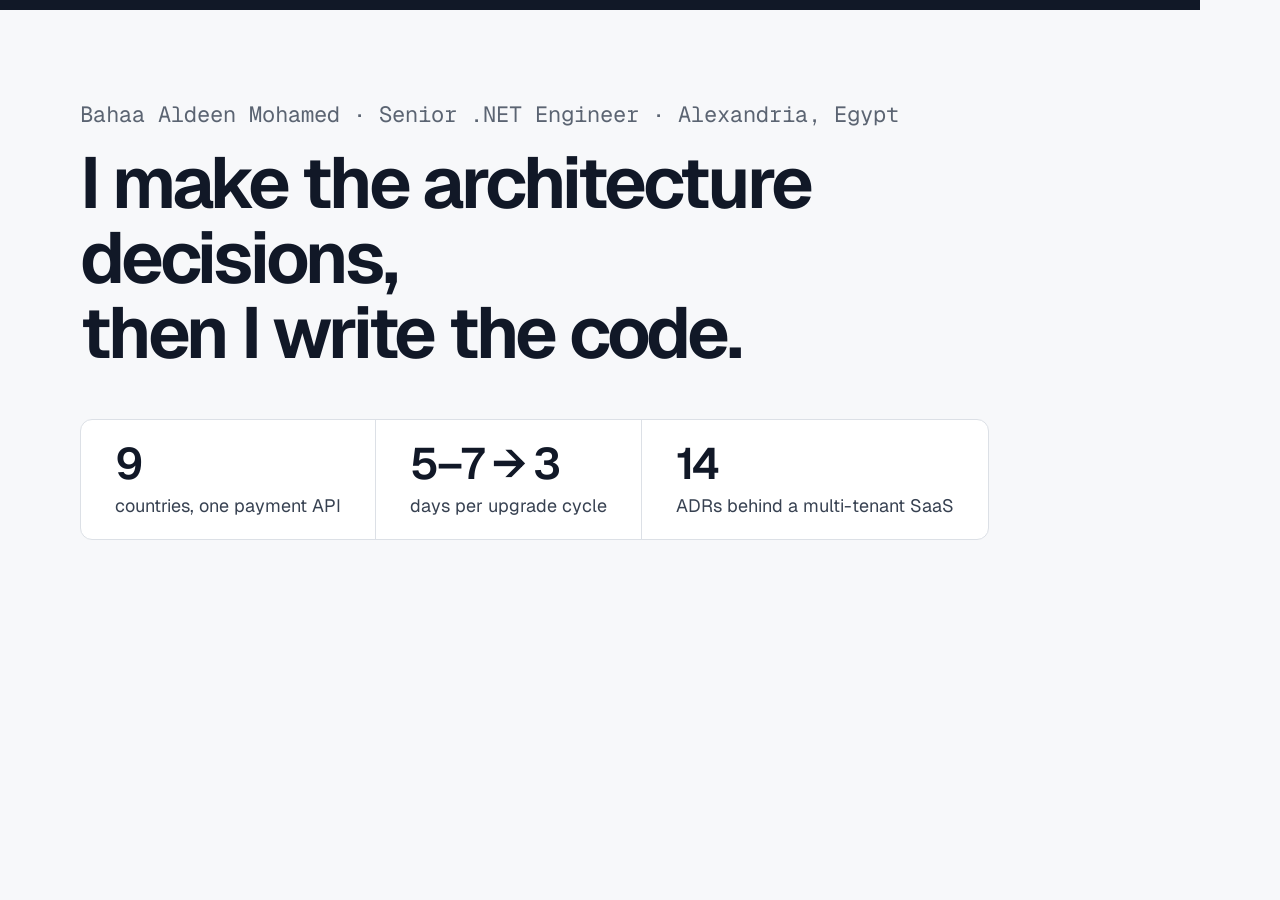
<file: src/Cv.Web/wwwroot/og.html>
<!DOCTYPE html>
<html lang="en">

<head>
    <meta charset="utf-8" />
    <title>Link preview source</title>
    <!--
        Source for og-preview.png, captured at exactly 1200x630 by
        _tools/make_og_image.py. A plain static page rather than a screenshot of the
        app, so the composition is deliberate. Not routed by the app; nothing links
        to it. Spec Sheet world (2026-10-04): the previous card said "Sole engineer,
        end to end", which is the framing the site no longer leads with.
    -->
    <link rel="stylesheet" href="https://fonts.googleapis.com/css2?family=Geist:wght@400..700&family=Geist+Mono:wght@400..500&display=swap" />
    <style>
        * { box-sizing: border-box; margin: 0; padding: 0; }

        body {
            width: 1200px;
            height: 630px;
            display: flex;
            flex-direction: column;
            justify-content: center;
            padding: 0 80px;
            font-family: "Geist", "Segoe UI", Arial, sans-serif;
            color: #111827;
            background: #f7f8fa;
            overflow: hidden;
            border-top: 10px solid #111827;
        }

        .who {
            font-family: "Geist Mono", Consolas, monospace;
            font-size: 22px;
            color: #5b6472;
        }

        h1 {
            margin-top: 18px;
            font-size: 72px;
            font-weight: 650;
            line-height: 1.04;
            letter-spacing: -.045em;
        }

        h1 span { color: #111827; }

        .facts {
            display: flex;
            margin-top: 48px;
            border: 1px solid #dce0e6;
            border-radius: 12px;
            background: #fff;
            width: fit-content;
        }

        .fact { padding: 22px 34px; border-right: 1px solid #dce0e6; }
        .fact:last-child { border-right: 0; }

        .fact__value {
            font-size: 44px;
            font-weight: 600;
            letter-spacing: -.04em;
            line-height: 1;
        }

        .fact__label {
            margin-top: 8px;
            font-size: 18px;
            color: #374151;
        }
    </style>
</head>

<body>
    <p class="who">Bahaa Aldeen Mohamed · Senior .NET Engineer · Alexandria, Egypt</p>
    <h1>I make the architecture decisions,<br /><span>then I write the code.</span></h1>

    <div class="facts">
        <div class="fact">
            <div class="fact__value">9</div>
            <div class="fact__label">countries, one payment API</div>
        </div>
        <div class="fact">
            <div class="fact__value">5–7 → 3</div>
            <div class="fact__label">days per upgrade cycle</div>
        </div>
        <div class="fact">
            <div class="fact__value">14</div>
            <div class="fact__label">ADRs behind a multi-tenant SaaS</div>
        </div>
    </div>
</body>

</html>
</file>
